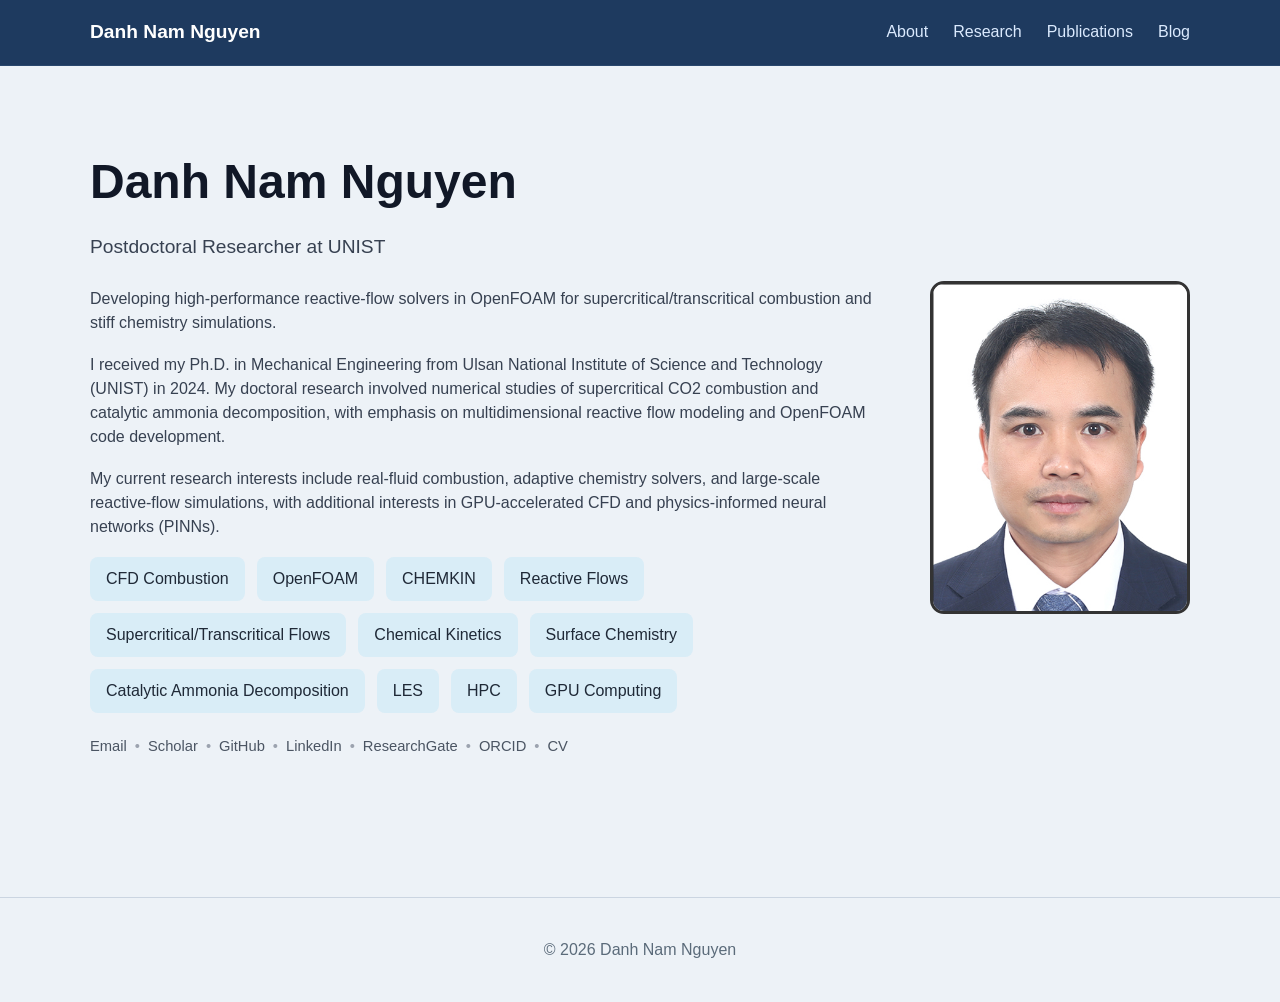
<file: index.html>
<!DOCTYPE html>
<html lang="en">
<head>
    <meta charset="UTF-8">
    <meta name="viewport" content="width=device-width, initial-scale=1.0">
    <title>Danh Nam Nguyen</title>
    <link rel="stylesheet" href="style.css">
</head>

<body>

<nav>
    <div class="container nav-content">

        <div class="logo">Danh Nam Nguyen</div>

        <ul class="nav-links">
            <li><a href="index.html">About</a></li>
            <li><a href="research.html">Research</a></li>
            <li><a href="publications.html">Publications</a></li>
            <li><a href="blog.html">Blog</a></li>
        </ul>

    </div>
</nav>

<div class="container">

<section class="hero">

    <div class="hero-text">

        <h1>Danh Nam Nguyen</h1>

        <h2>
            Postdoctoral Researcher at UNIST
        </h2>

        <p>
            Developing high-performance reactive-flow solvers
            in OpenFOAM for supercritical/transcritical combustion
            and stiff chemistry simulations.
        </p>

        <p>
            I received my Ph.D. in Mechanical Engineering from
            Ulsan National Institute of Science and Technology (UNIST) in 2024.
            My doctoral research involved numerical studies of
            supercritical CO2 combustion and catalytic ammonia decomposition,
            with emphasis on multidimensional reactive flow modeling
            and OpenFOAM code development.
        </p>

        <p>
            My current research interests include
            real-fluid combustion,
            adaptive chemistry solvers,
            and large-scale reactive-flow simulations,
            with additional interests in
            GPU-accelerated CFD
            and physics-informed neural networks (PINNs).
        </p>

        <div class="skills">
            <div class="skill">CFD Combustion</div>
            <div class="skill">OpenFOAM</div>
            <div class="skill">CHEMKIN</div>			
            <div class="skill">Reactive Flows</div>
            <div class="skill">Supercritical/Transcritical Flows</div>
            <div class="skill">Chemical Kinetics</div>
            <div class="skill">Surface Chemistry</div>
            <div class="skill">Catalytic Ammonia Decomposition</div>
            <div class="skill">LES</div>
            <div class="skill">HPC</div>
            <div class="skill">GPU Computing</div>			
        </div>

        <!-- ===== Compact Contact Links ===== -->
        
        <div class="mini-links">
        
            <a href="mailto:danhnam11@gmail.com">Email</a>
        
            <span>•</span>
        
            <a href="https://scholar.google.com/citations?user=Qb8wjWMAAAAJ&hl=en"
               target="_blank">
               Scholar
            </a>
        
            <span>•</span>
        
            <a href="https://github.com/danhnam11"
               target="_blank">
               GitHub
            </a>
        
            <span>•</span>
        
            <a href="https://www.linkedin.com/in/danh-nam-nguyen-98920ba9/"
               target="_blank">
               LinkedIn
            </a>
        
            <span>•</span>
        
            <a href="https://www.researchgate.net/profile/Danh-Nam-Nguyen-2?ev=hdr_xprf"
               target="_blank">
               ResearchGate
            </a>
        
            <span>•</span>
        
            <a href="https://orcid.org/0000-0003-4448-9621"
               target="_blank">
               ORCID
            </a>
        
            <span>•</span>
        
            <a href="DanhNamNguyen_CV_072025.pdf"
               target="_blank">
               CV
            </a>
        
        </div>


    </div>

    <div class="hero-image">
        <img src="danhnam_photo.jpg" alt="Profile Photo">
    </div>

</section>

</div>

<footer>
    <p>© 2026 Danh Nam Nguyen</p>
</footer>

</body>
</html>
</file>
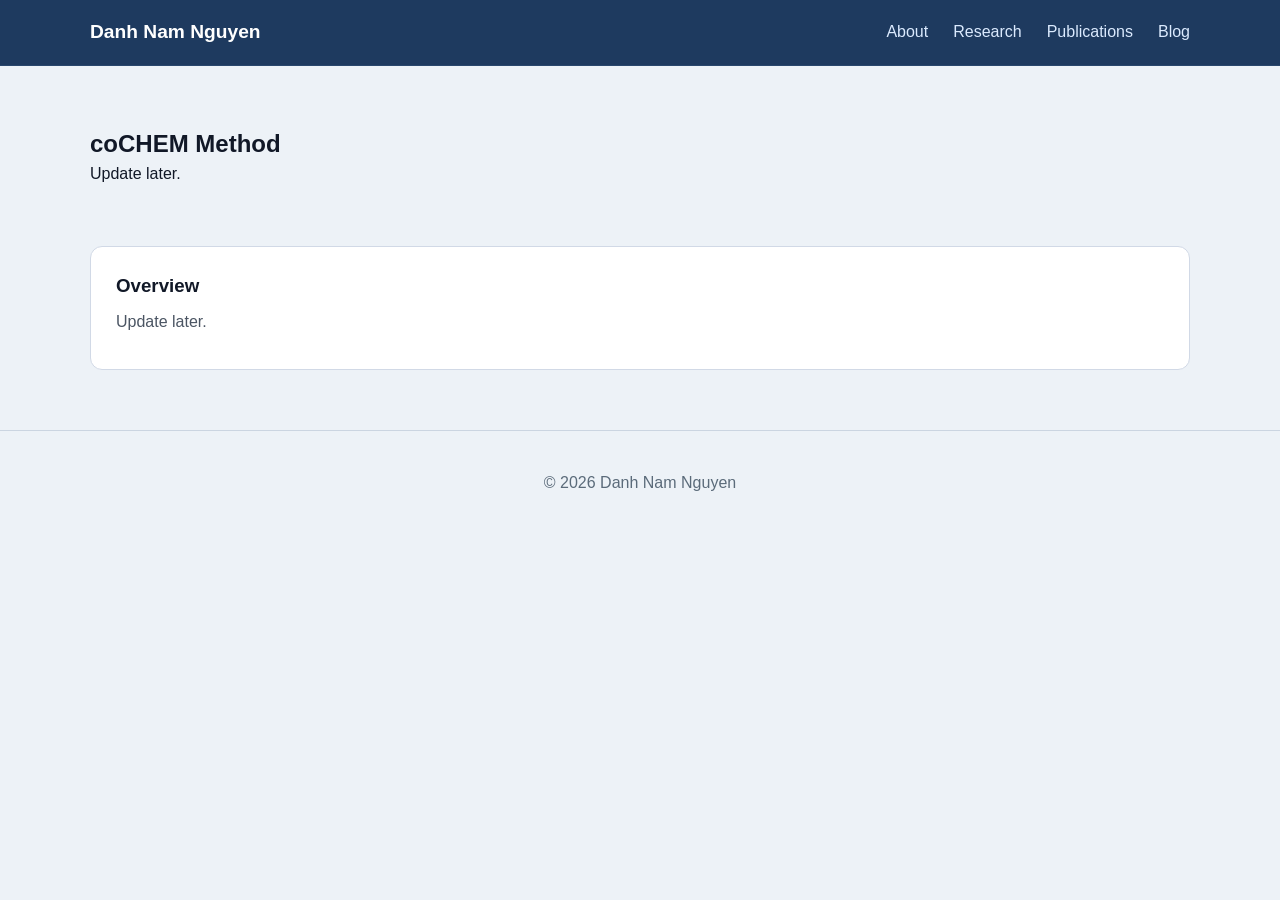
<file: research/coCHEM/index.html>
<!DOCTYPE html>
<html lang="en">
<head>
    <meta charset="UTF-8">
    <meta name="viewport" content="width=device-width, initial-scale=1.0">
    <title>Research</title>
    <link rel="stylesheet" href="../../style.css">
</head>
<body>

<nav>
    <div class="container nav-content">

        <div class="logo">Danh Nam Nguyen</div>

        <ul class="nav-links">
            <li><a href="../../index.html">About</a></li>
            <li><a href="../../research.html">Research</a></li>
            <li><a href="../../publications.html">Publications</a></li>
            <li><a href="../../blog.html">Blog</a></li>
        </ul>

    </div>
</nav>

<div class="container">

<!-- ================= HEADER ================= -->

<section class="page-header">

    <h1>coCHEM Method</h1>

    <p>
        Update later.
    </p>

</section>


<!-- ================= CONTENT ================= -->

<section class="card">

    <h3>Overview</h3>

    <p>
        Update later.
    </p>

</section>


</div>

<footer>
    <p>© 2026 Danh Nam Nguyen</p>
</footer>

</body>
</html>
</file>
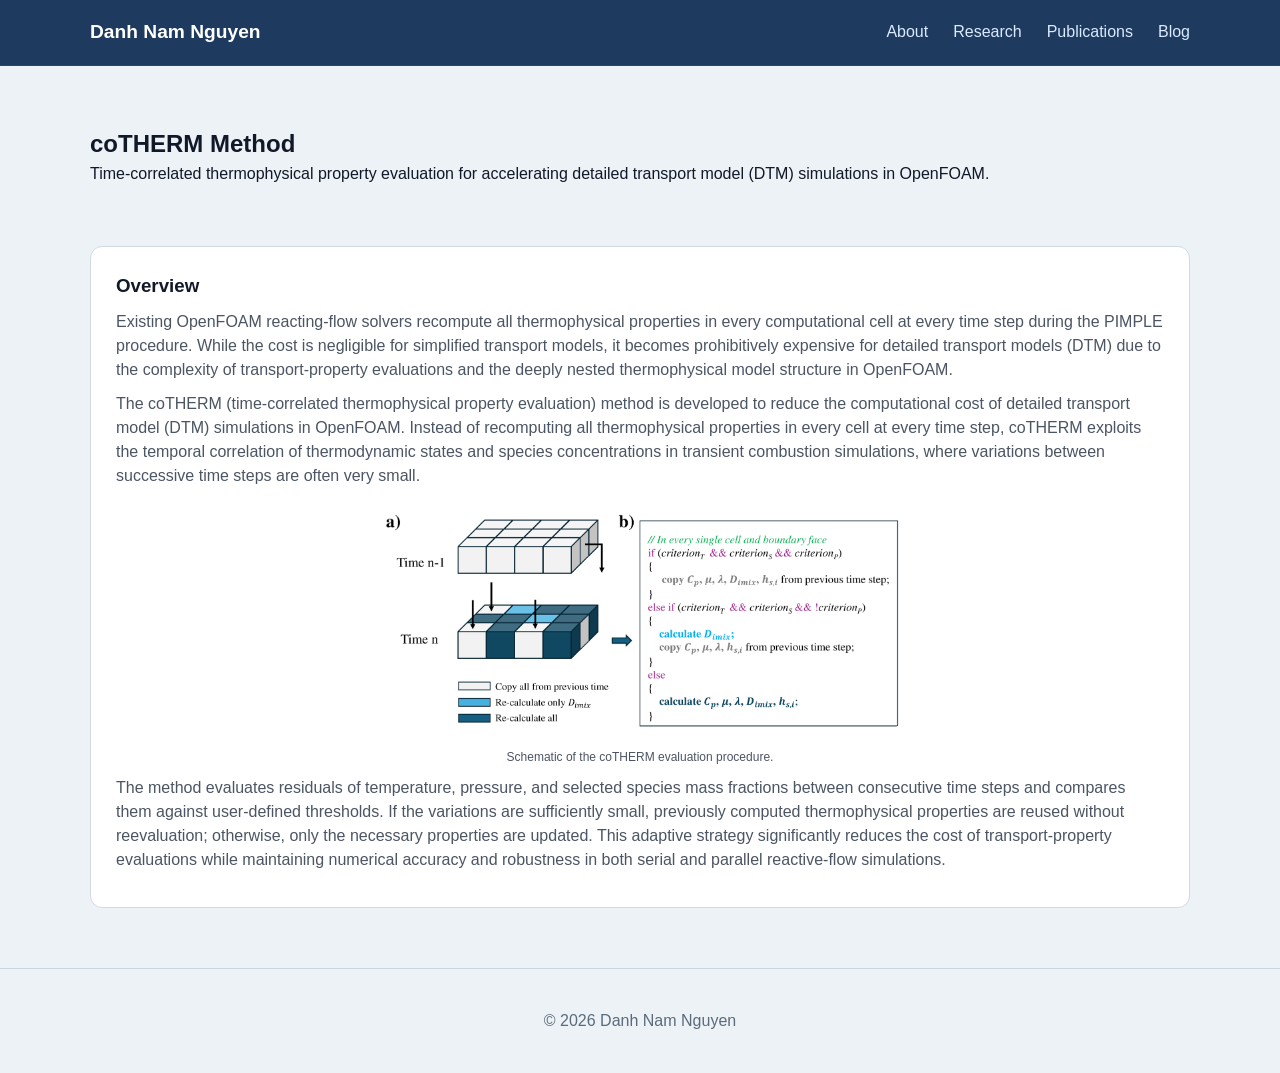
<file: research/coTHERM/index.html>
<!DOCTYPE html>
<html lang="en">
<head>
    <meta charset="UTF-8">
    <meta name="viewport" content="width=device-width, initial-scale=1.0">
    <title>Research</title>
    <link rel="stylesheet" href="../../style.css">
</head>
<body>

<nav>
    <div class="container nav-content">

        <div class="logo">Danh Nam Nguyen</div>

        <ul class="nav-links">
            <li><a href="../../index.html">About</a></li>
            <li><a href="../../research.html">Research</a></li>
            <li><a href="../../publications.html">Publications</a></li>
            <li><a href="../../blog.html">Blog</a></li>
        </ul>

    </div>
</nav>

<div class="container">

<!-- ================= HEADER ================= -->

<section class="page-header">

    <h1>coTHERM Method</h1>

    <p>
        Time-correlated thermophysical property evaluation for accelerating
        detailed transport model (DTM) simulations in OpenFOAM.
    </p>

</section>


<!-- ================= CONTENT ================= -->

<section class="card">

    <h3>Overview</h3>

    <p>
        Existing OpenFOAM reacting-flow solvers recompute all thermophysical 
        properties in every computational cell at every time step during 
        the PIMPLE procedure. While the cost is negligible for simplified 
        transport models, it becomes prohibitively expensive for detailed 
        transport models (DTM) due to the complexity of transport-property
        evaluations and the deeply nested thermophysical model structure 
        in OpenFOAM. 
    </p>

    <p>
		The coTHERM (time-correlated thermophysical property evaluation) 
		method is developed to reduce the computational cost of detailed 
		transport model (DTM) simulations in OpenFOAM. Instead of recomputing 
		all thermophysical properties in every cell at every time step, coTHERM 
		exploits the temporal correlation of thermodynamic states and species 
		concentrations in transient combustion simulations, where variations 
		between successive time steps are often very small.
    </p>

    <!-- ================= FIGURE ================= -->
    <img src="coTHERM_algorithm.png"
         alt="coTHERM Algorithm"
         class="research-figure">

    <p class="figure-caption">
        Schematic of the coTHERM evaluation procedure.
    </p>    

    <p>
        The method evaluates residuals of temperature, pressure, and selected 
		species mass fractions between consecutive time steps and compares them 
		against user-defined thresholds. If the variations are sufficiently 
		small, previously computed thermophysical properties are reused without 
		reevaluation; otherwise, only the necessary properties are updated. 
		This adaptive strategy significantly reduces the cost of transport-property 
		evaluations while maintaining numerical accuracy and robustness in both 
		serial and parallel reactive-flow simulations.
    </p>



</section>


</div>

<footer>
    <p>© 2026 Danh Nam Nguyen</p>
</footer>

</body>
</html>
</file>
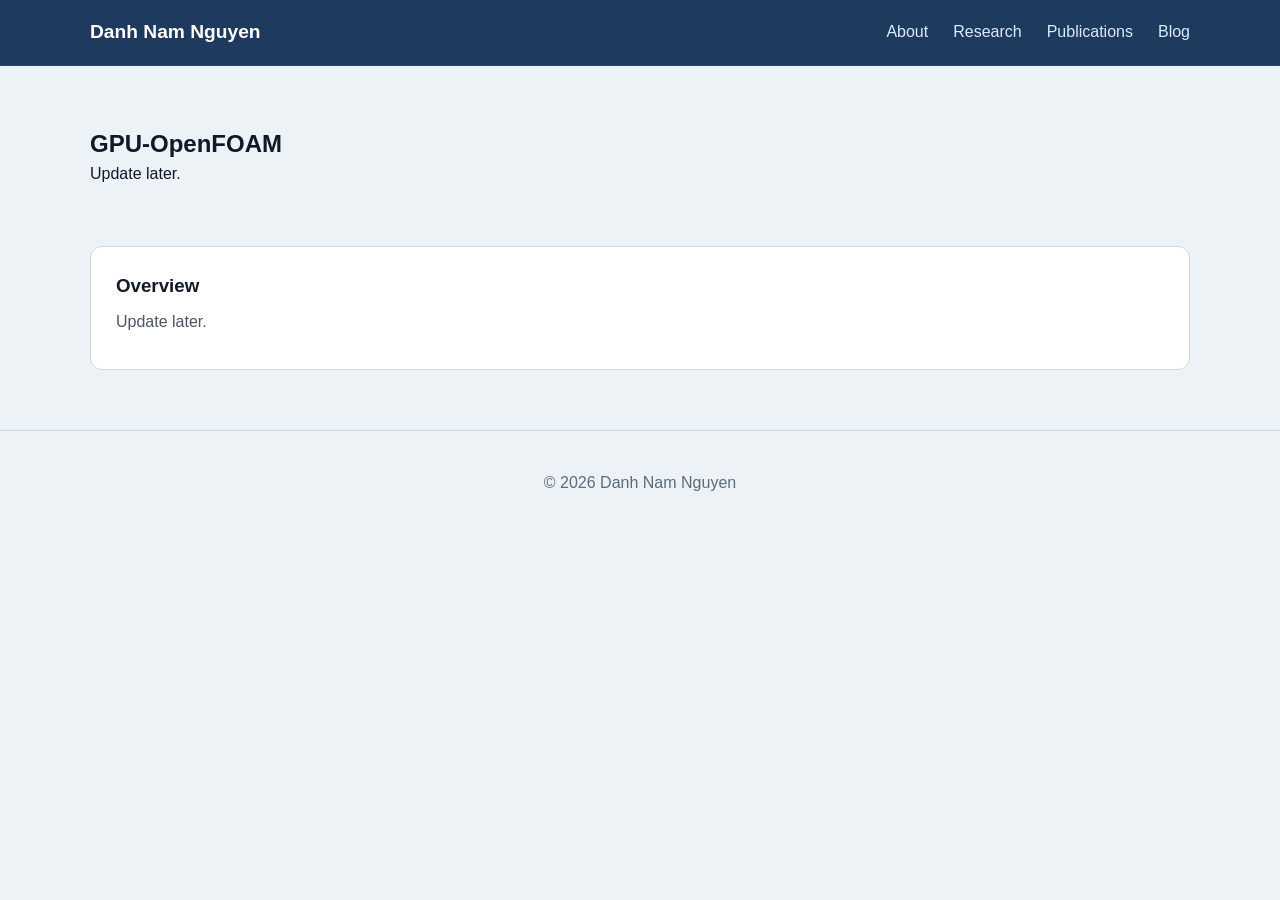
<file: research/gpuReactingFoam/index.html>
<!DOCTYPE html>
<html lang="en">
<head>
    <meta charset="UTF-8">
    <meta name="viewport" content="width=device-width, initial-scale=1.0">
    <title>Research</title>
    <link rel="stylesheet" href="../../style.css">
</head>
<body>

<nav>
    <div class="container nav-content">

        <div class="logo">Danh Nam Nguyen</div>

        <ul class="nav-links">
            <li><a href="../../index.html">About</a></li>
            <li><a href="../../research.html">Research</a></li>
            <li><a href="../../publications.html">Publications</a></li>
            <li><a href="../../blog.html">Blog</a></li>
        </ul>

    </div>
</nav>

<div class="container">

<!-- ================= HEADER ================= -->

<section class="page-header">

    <h1>GPU-OpenFOAM</h1>

    <p>
        Update later. 
    </p>

</section>


<!-- ================= CONTENT ================= -->

<section class="card">

    <h3>Overview</h3>

    <p>
        Update later.
    </p>

</section>


</div>

<footer>
    <p>© 2026 Danh Nam Nguyen</p>
</footer>

</body>
</html>
</file>
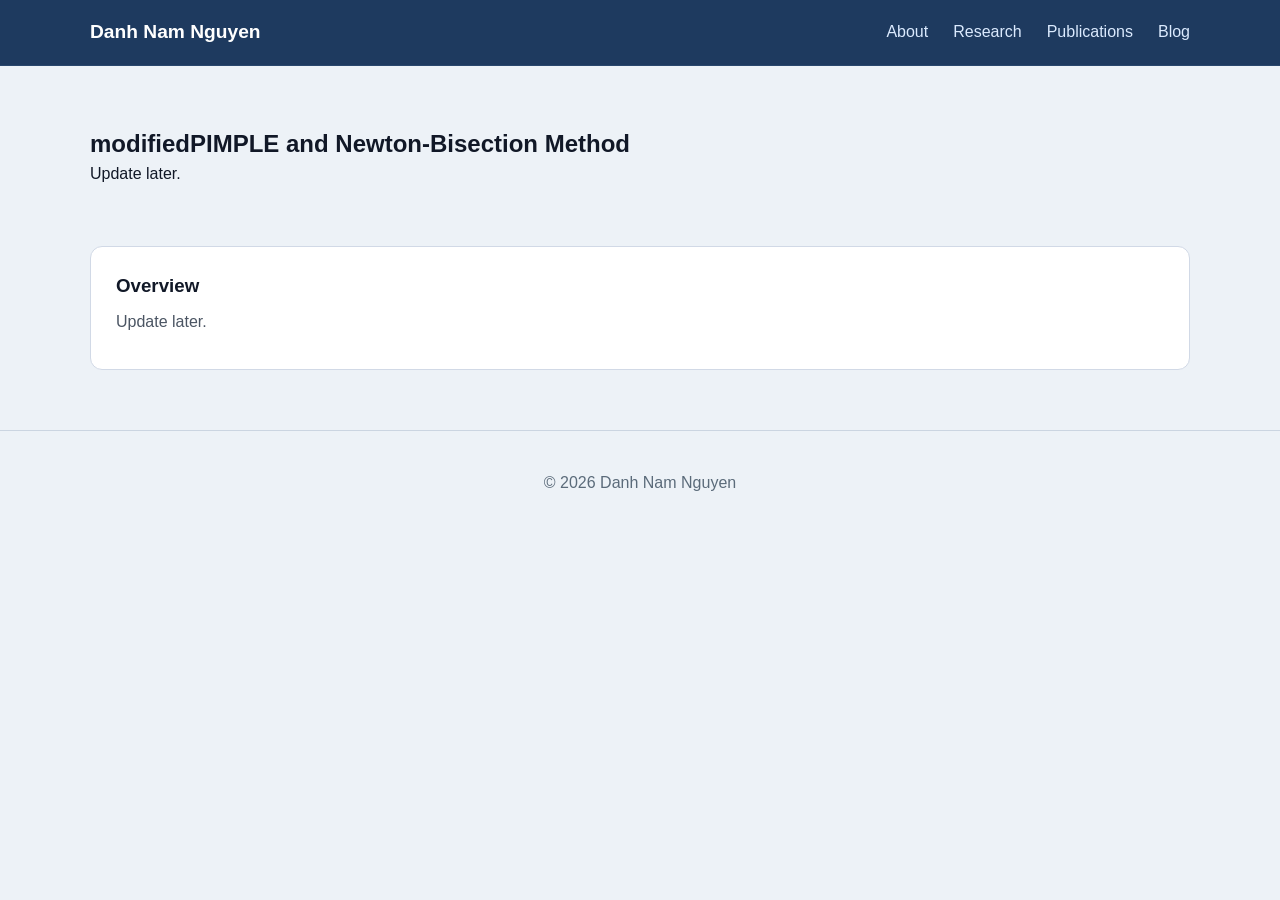
<file: research/modifiedPIMPE/index.html>
<!DOCTYPE html>
<html lang="en">
<head>
    <meta charset="UTF-8">
    <meta name="viewport" content="width=device-width, initial-scale=1.0">
    <title>Research</title>
    <link rel="stylesheet" href="../../style.css">
</head>
<body>

<nav>
    <div class="container nav-content">

        <div class="logo">Danh Nam Nguyen</div>

        <ul class="nav-links">
            <li><a href="../../index.html">About</a></li>
            <li><a href="../../research.html">Research</a></li>
            <li><a href="../../publications.html">Publications</a></li>
            <li><a href="../../blog.html">Blog</a></li>
        </ul>

    </div>
</nav>

<div class="container">

<!-- ================= HEADER ================= -->

<section class="page-header">

    <h1>modifiedPIMPLE and Newton-Bisection Method</h1>

    <p>
        Update later.
    </p>

</section>


<!-- ================= CONTENT ================= -->

<section class="card">

    <h3>Overview</h3>

    <p>
        Update later.
    </p>

</section>


</div>

<footer>
    <p>© 2026 Danh Nam Nguyen</p>
</footer>

</body>
</html>
</file>
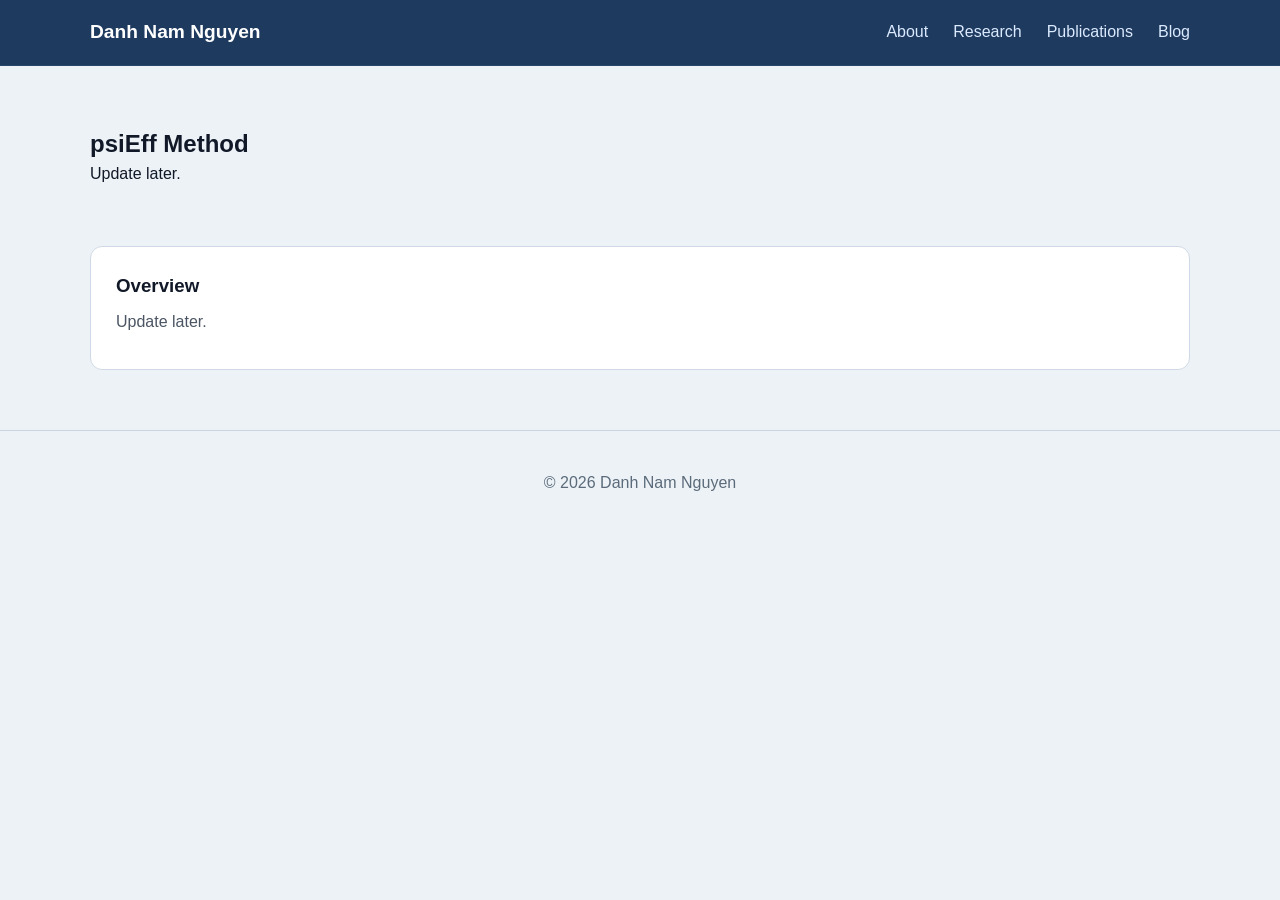
<file: research/psiEffMethod/index.html>
<!DOCTYPE html>
<html lang="en">
<head>
    <meta charset="UTF-8">
    <meta name="viewport" content="width=device-width, initial-scale=1.0">
    <title>Research</title>
    <link rel="stylesheet" href="../../style.css">
</head>
<body>

<nav>
    <div class="container nav-content">

        <div class="logo">Danh Nam Nguyen</div>

        <ul class="nav-links">
            <li><a href="../../index.html">About</a></li>
            <li><a href="../../research.html">Research</a></li>
            <li><a href="../../publications.html">Publications</a></li>
            <li><a href="../../blog.html">Blog</a></li>
        </ul>

    </div>
</nav>

<div class="container">

<!-- ================= HEADER ================= -->

<section class="page-header">

    <h1>psiEff Method</h1>

    <p>
        Update later.
    </p>

</section>


<!-- ================= CONTENT ================= -->

<section class="card">

    <h3>Overview</h3>

    <p>
        Update later.
    </p>

</section>


</div>

<footer>
    <p>© 2026 Danh Nam Nguyen</p>
</footer>

</body>
</html>
</file>
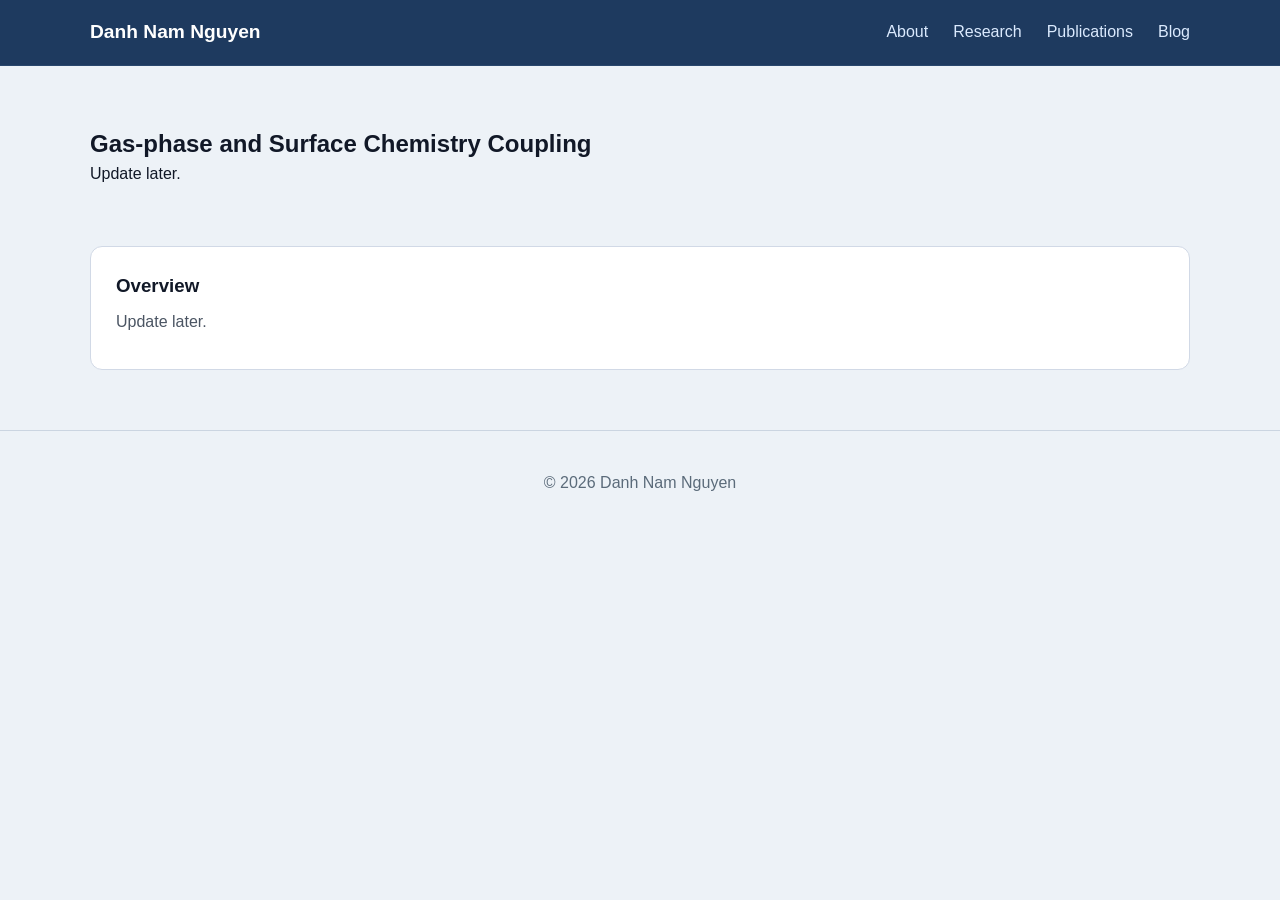
<file: research/surfaceChemistry/index.html>
<!DOCTYPE html>
<html lang="en">
<head>
    <meta charset="UTF-8">
    <meta name="viewport" content="width=device-width, initial-scale=1.0">
    <title>Research</title>
    <link rel="stylesheet" href="../../style.css">
</head>
<body>

<nav>
    <div class="container nav-content">

        <div class="logo">Danh Nam Nguyen</div>

        <ul class="nav-links">
            <li><a href="../../index.html">About</a></li>
            <li><a href="../../research.html">Research</a></li>
            <li><a href="../../publications.html">Publications</a></li>
            <li><a href="../../blog.html">Blog</a></li>
        </ul>

    </div>
</nav>

<div class="container">

<!-- ================= HEADER ================= -->

<section class="page-header">

    <h1>Gas-phase and Surface Chemistry Coupling</h1>

    <p>
        Update later.
    </p>

</section>


<!-- ================= CONTENT ================= -->

<section class="card">

    <h3>Overview</h3>

    <p>
        Update later.
    </p>

</section>


</div>

<footer>
    <p>© 2026 Danh Nam Nguyen</p>
</footer>

</body>
</html>
</file>
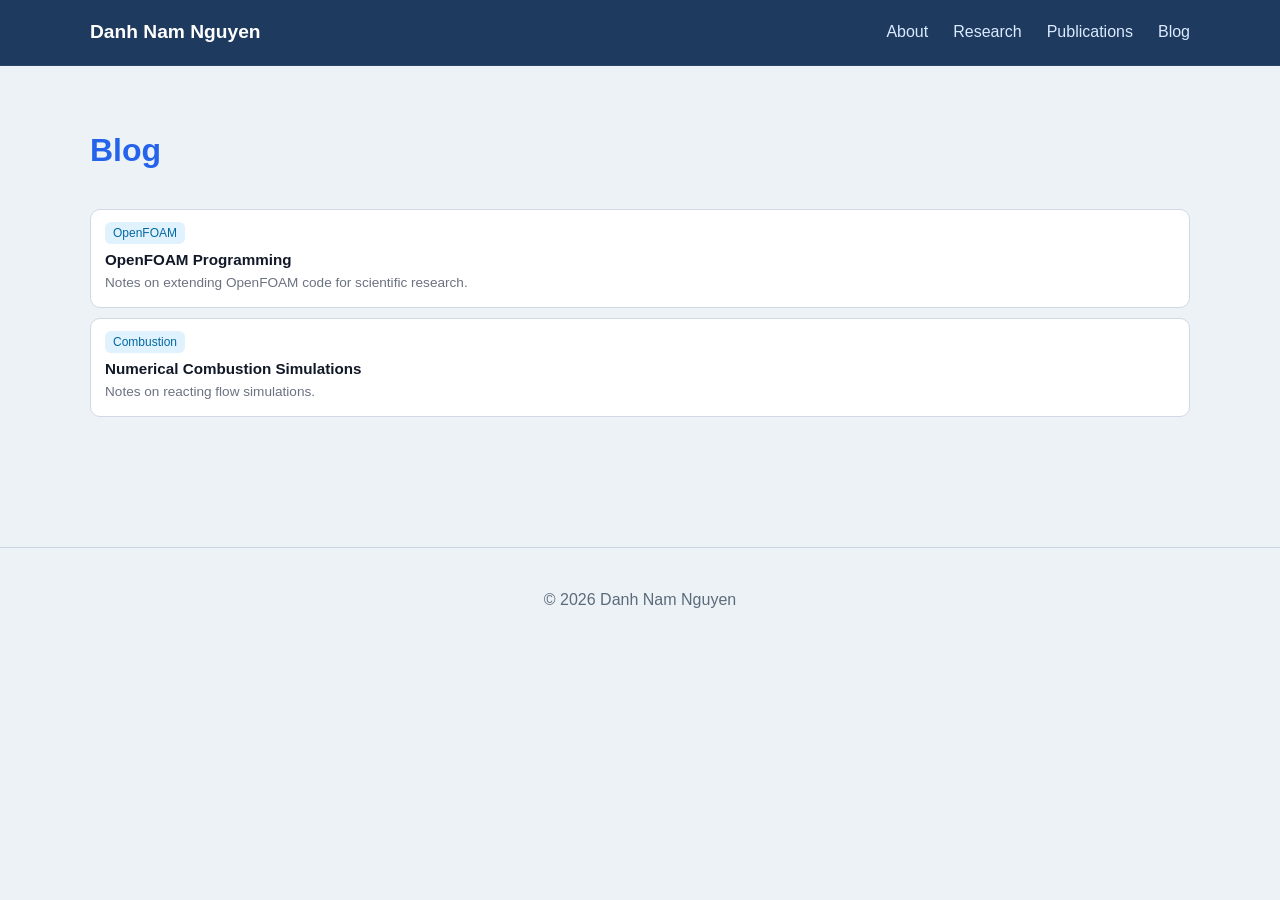
<file: blog.html>
<!DOCTYPE html>
<html lang="en">
<head>
    <meta charset="UTF-8">
    <meta name="viewport" content="width=device-width, initial-scale=1.0">
    <title>Blog</title>
    <link rel="stylesheet" href="style.css">
</head>

<body>

<nav>
    <div class="container nav-content">

        <div class="logo">Danh Nam Nguyen</div>

        <ul class="nav-links">
            <li><a href="index.html">About</a></li>
            <li><a href="research.html">Research</a></li>
            <li><a href="publications.html">Publications</a></li>
            <li><a href="blog.html">Blog</a></li>
        </ul>

    </div>
</nav>


<div class="container">

<section>

    <h2>Blog</h2>

    <div class="pub-card">

        <div class="pub-tag">
            OpenFOAM
        </div>

        <div class="pub-title">
            OpenFOAM Programming
        </div>

        <div class="pub-conf">
            Notes on extending OpenFOAM code for scientific research.
        </div>

    </div>


    <div class="pub-card">

        <div class="pub-tag">
            Combustion
        </div>

        <div class="pub-title">
            Numerical Combustion Simulations
        </div>

        <div class="pub-conf">
            Notes on reacting flow simulations.
        </div>

    </div>


</section>

</div>


<footer>
    <p>© 2026 Danh Nam Nguyen</p>
</footer>

</body>
</html>
</file>
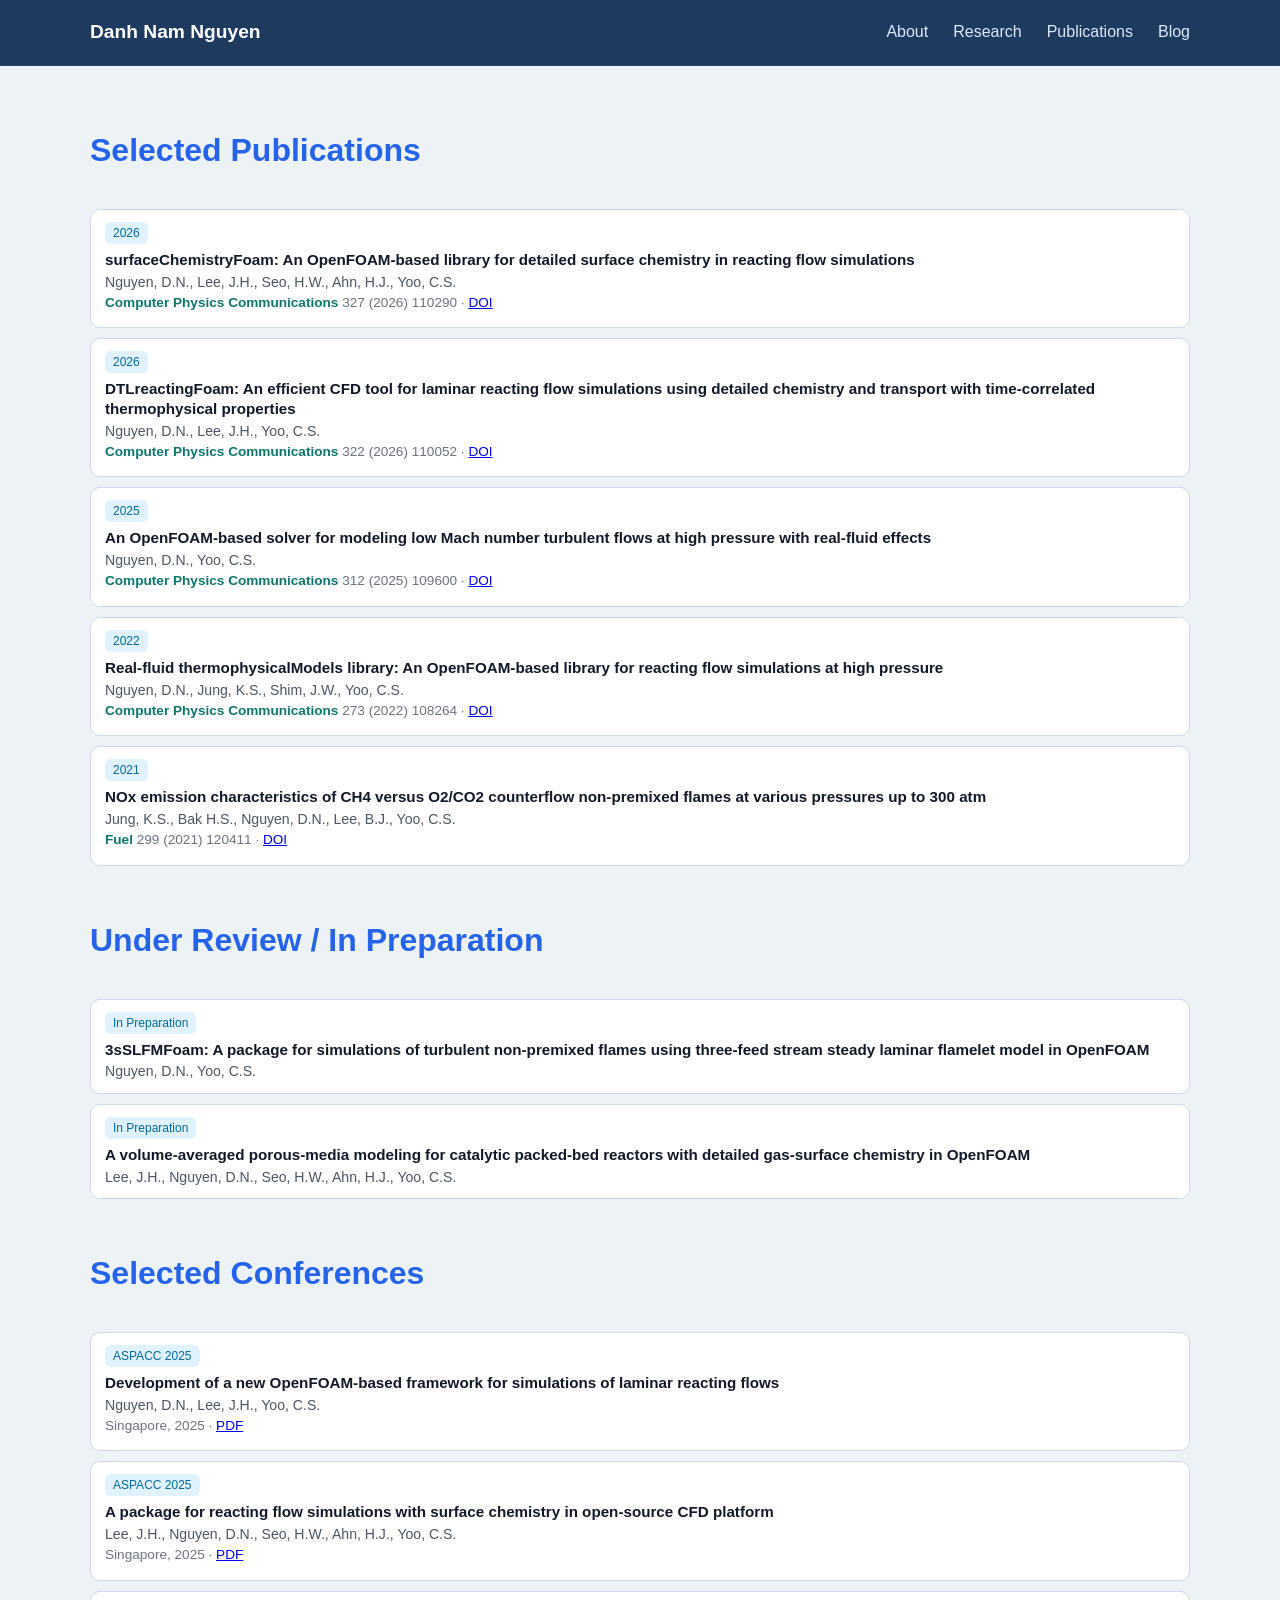
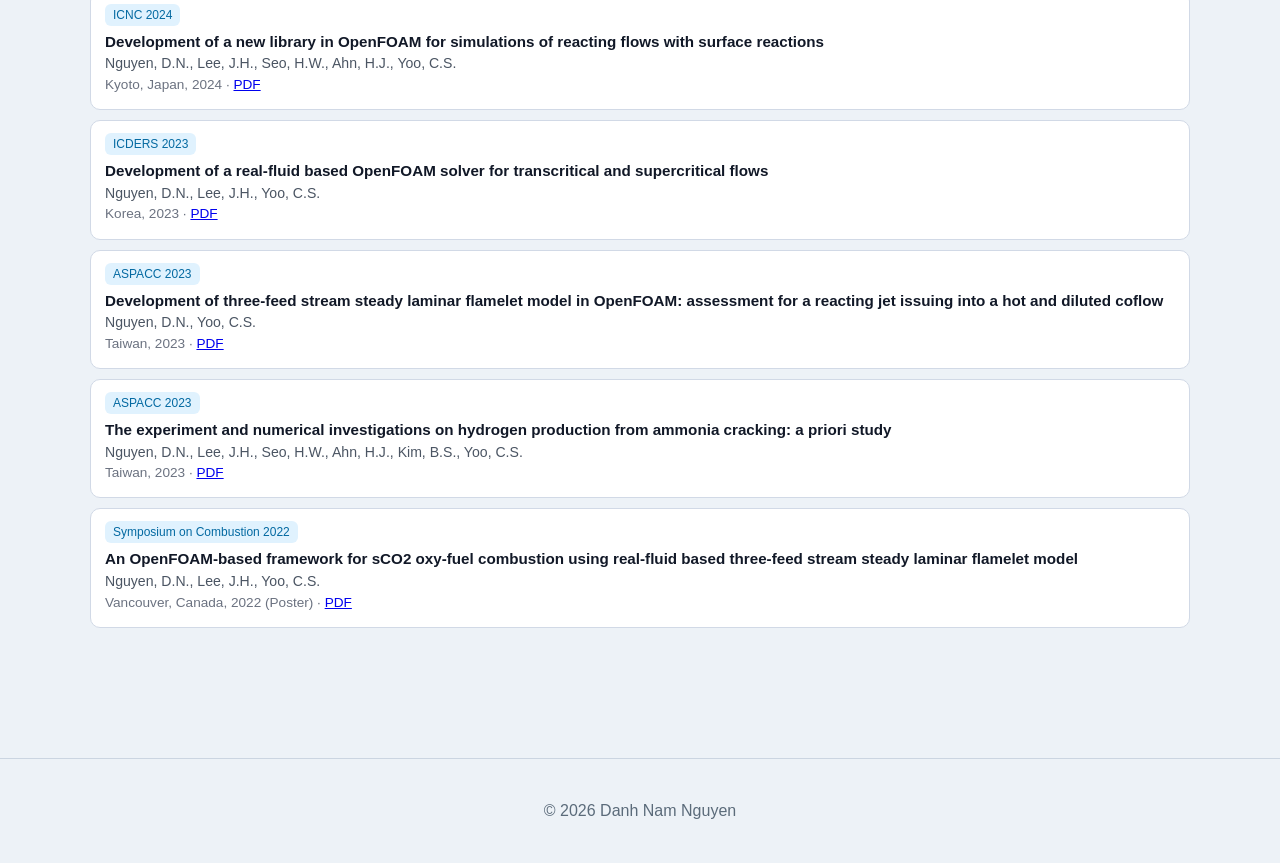
<file: publications.html>
<!DOCTYPE html>
<html lang="en">
<head>
    <meta charset="UTF-8">
    <meta name="viewport" content="width=device-width, initial-scale=1.0">
    <title>Publications</title>
    <link rel="stylesheet" href="style.css">
</head>

<body>

<nav>
    <div class="container nav-content">

        <div class="logo">Danh Nam Nguyen</div>

        <ul class="nav-links">
            <li><a href="index.html">About</a></li>
            <li><a href="research.html">Research</a></li>
            <li><a href="publications.html">Publications</a></li>
            <li><a href="blog.html">Blog</a></li>
        </ul>

    </div>
</nav>

<div class="container">

<!-- ================= PUBLICATIONS ================= -->
<section>

<h2>Selected Publications</h2>

<!-- ===== 2026 ===== -->

<div class="pub-card">

    <div class="pub-tag">2026</div>

    <div class="pub-title">
        surfaceChemistryFoam: An OpenFOAM-based library for detailed surface chemistry in reacting flow simulations
    </div>

    <div class="pub-meta">
        Nguyen, D.N., Lee, J.H., Seo, H.W., Ahn, H.J., Yoo, C.S.
    </div>

    <div class="pub-conf">
        <span class="journal">
            Computer Physics Communications
        </span>
        327 (2026) 110290
        ·
        <a href="https://doi.org/10.1016/j.cpc.2026.110290" target="_blank">
            DOI
        </a>
    </div>

</div>


<div class="pub-card">

    <div class="pub-tag">2026</div>

    <div class="pub-title">
        DTLreactingFoam: An efficient CFD tool for laminar reacting flow simulations using detailed chemistry and transport with time-correlated thermophysical properties
    </div>

    <div class="pub-meta">
        Nguyen, D.N., Lee, J.H., Yoo, C.S.
    </div>

    <div class="pub-conf">
        <span class="journal">
            Computer Physics Communications
        </span>
        322 (2026) 110052
        ·
        <a href="https://doi.org/10.1016/j.cpc.2026.110052" target="_blank">
            DOI
        </a>
    </div>

</div>


<!-- ===== 2025 ===== -->
<div class="pub-card">

    <div class="pub-tag">2025</div>

    <div class="pub-title">
        An OpenFOAM-based solver for modeling low Mach number turbulent flows at high pressure with real-fluid effects
    </div>

    <div class="pub-meta">
        Nguyen, D.N., Yoo, C.S.
    </div>

    <div class="pub-conf">
        <span class="journal">
            Computer Physics Communications
        </span>
        312 (2025) 109600
        ·
        <a href="https://doi.org/10.1016/j.cpc.2025.109600" target="_blank">
            DOI
        </a>
    </div>

</div>


<!-- ===== 2022 ===== -->
<div class="pub-card">

    <div class="pub-tag">2022</div>

    <div class="pub-title">
        Real-fluid thermophysicalModels library: An OpenFOAM-based library for reacting flow simulations at high pressure
    </div>

    <div class="pub-meta">
        Nguyen, D.N., Jung, K.S., Shim, J.W., Yoo, C.S.
    </div>

    <div class="pub-conf">
        <span class="journal">
            Computer Physics Communications
        </span>
        273 (2022) 108264
        ·
        <a href="https://doi.org/10.1016/j.cpc.2021.108264" target="_blank">
            DOI
        </a>
    </div>

</div>


<!-- ===== 2021 ===== -->
<div class="pub-card">

    <div class="pub-tag">2021</div>

    <div class="pub-title">
        NOx emission characteristics of CH4 versus O2/CO2 counterflow non-premixed flames at various pressures up to 300 atm
    </div>

    <div class="pub-meta">
        Jung, K.S., Bak H.S., Nguyen, D.N., Lee, B.J., Yoo, C.S.
    </div>

    <div class="pub-conf">
        <span class="journal">
            Fuel
        </span>
        299 (2021) 120411
        ·
        <a href="https://doi.org/10.1016/j.fuel.2021.120411" target="_blank">
            DOI
        </a>
    </div>

</div>


<!-- ================= UNDER REVIEW ================= -->
<h2 style="margin-top:50px;">Under Review / In Preparation</h2>


<div class="pub-card">

    <div class="pub-tag">In Preparation</div>

    <div class="pub-title">
        3sSLFMFoam: A package for simulations of turbulent non-premixed flames using three-feed stream steady laminar flamelet model in OpenFOAM
    </div>

    <div class="pub-meta">
        Nguyen, D.N., Yoo, C.S.
    </div>

</div>


<div class="pub-card">

    <div class="pub-tag">In Preparation</div>

    <div class="pub-title">
        A volume-averaged porous-media modeling for catalytic packed-bed reactors with detailed gas-surface chemistry in OpenFOAM
    </div>

    <div class="pub-meta">
        Lee, J.H., Nguyen, D.N., Seo, H.W., Ahn, H.J., Yoo, C.S.
    </div>

</div>


<!-- ================= CONFERENCES ================= -->
<h2 style="margin-top:50px;">Selected Conferences</h2>


<div class="pub-card">

    <div class="pub-tag">ASPACC 2025</div>

    <div class="pub-title">
        Development of a new OpenFOAM-based framework for simulations of laminar reacting flows
    </div>

    <div class="pub-meta">
        Nguyen, D.N., Lee, J.H., Yoo, C.S.
    </div>

    <div class="pub-conf">
        Singapore, 2025
        ·
        <a href="https://csyoo.unist.ac.kr/wp-content/uploads/sites/192/2019/07/ASPACC2025_DanhNamNguyen.pdf" target="_blank">
            PDF
        </a>
    </div>

</div>


<div class="pub-card">

    <div class="pub-tag">ASPACC 2025</div>

    <div class="pub-title">
        A package for reacting flow simulations with surface chemistry in open-source CFD platform
    </div>

    <div class="pub-meta">
        Lee, J.H., Nguyen, D.N., Seo, H.W., Ahn, H.J., Yoo, C.S.
    </div>

    <div class="pub-conf">
        Singapore, 2025
        ·
        <a href="https://csyoo.unist.ac.kr/wp-content/uploads/sites/192/2019/07/ASPACC-2025_JaeHunLee.pdf" target="_blank">
            PDF
        </a>
    </div>

</div>


<div class="pub-card">

    <div class="pub-tag">ICNC 2024</div>

    <div class="pub-title">
        Development of a new library in OpenFOAM for simulations of reacting flows with surface reactions
    </div>

    <div class="pub-meta">
        Nguyen, D.N., Lee, J.H., Seo, H.W., Ahn, H.J., Yoo, C.S.
    </div>

    <div class="pub-conf">
        Kyoto, Japan, 2024
        ·
        <a href="https://csyoo.unist.ac.kr/wp-content/uploads/sites/192/2024/06/19th_ICNC_NguyenDanhNam.pdf" target="_blank">
            PDF
        </a>
    </div>

</div>


<div class="pub-card">

    <div class="pub-tag">ICDERS 2023</div>

    <div class="pub-title">
        Development of a real-fluid based OpenFOAM solver for transcritical and supercritical flows
    </div>

    <div class="pub-meta">
        Nguyen, D.N., Lee, J.H., Yoo, C.S.
    </div>

    <div class="pub-conf">
        Korea, 2023
        ·
        <a href="https://csyoo.unist.ac.kr/wp-content/uploads/sites/192/2024/06/29_ICDERS_Nguyen_rev.pdf" target="_blank">
            PDF
        </a>
    </div>

</div>


<div class="pub-card">

    <div class="pub-tag">ASPACC 2023</div>

    <div class="pub-title">
        Development of three-feed stream steady laminar flamelet model in OpenFOAM: assessment for a reacting jet issuing into a hot and diluted coflow
    </div>

    <div class="pub-meta">
        Nguyen, D.N., Yoo, C.S.
    </div>

    <div class="pub-conf">
        Taiwan, 2023
        ·
        <a href="https://csyoo.unist.ac.kr/wp-content/uploads/sites/192/2024/06/ASPACC-2023_DanhNamNguyen_camera_ready.pdf" target="_blank">
            PDF
        </a>
    </div>

</div>


<div class="pub-card">

    <div class="pub-tag">ASPACC 2023</div>

    <div class="pub-title">
        The experiment and numerical investigations on hydrogen production from ammonia cracking: a priori study
    </div>

    <div class="pub-meta">
        Nguyen, D.N., Lee, J.H., Seo, H.W., Ahn, H.J., Kim, B.S., Yoo, C.S.
    </div>

    <div class="pub-conf">
        Taiwan, 2023
        ·
        <a href="https://csyoo.unist.ac.kr/wp-content/uploads/sites/192/2024/06/ASPACC-2023-DanhNamNguyen_2_camera_ready.pdf" target="_blank">
            PDF
        </a>
    </div>

</div>


<div class="pub-card">

    <div class="pub-tag">Symposium on Combustion 2022</div>

    <div class="pub-title">
        An OpenFOAM-based framework for sCO2 oxy-fuel combustion using real-fluid based three-feed stream steady laminar flamelet model
    </div>

    <div class="pub-meta">
        Nguyen, D.N., Lee, J.H., Yoo, C.S.
    </div>

    <div class="pub-conf">
        Vancouver, Canada, 2022 (Poster)
        ·
        <a href="https://csyoo.unist.ac.kr/wp-content/uploads/sites/192/2024/06/WIPP-poster_DanhNam.pdf" target="_blank">
            PDF
        </a>
    </div>

</div>

</section>

</div>

<footer>
    <p>© 2026 Danh Nam Nguyen</p>
</footer>

</body>
</html>
</file>
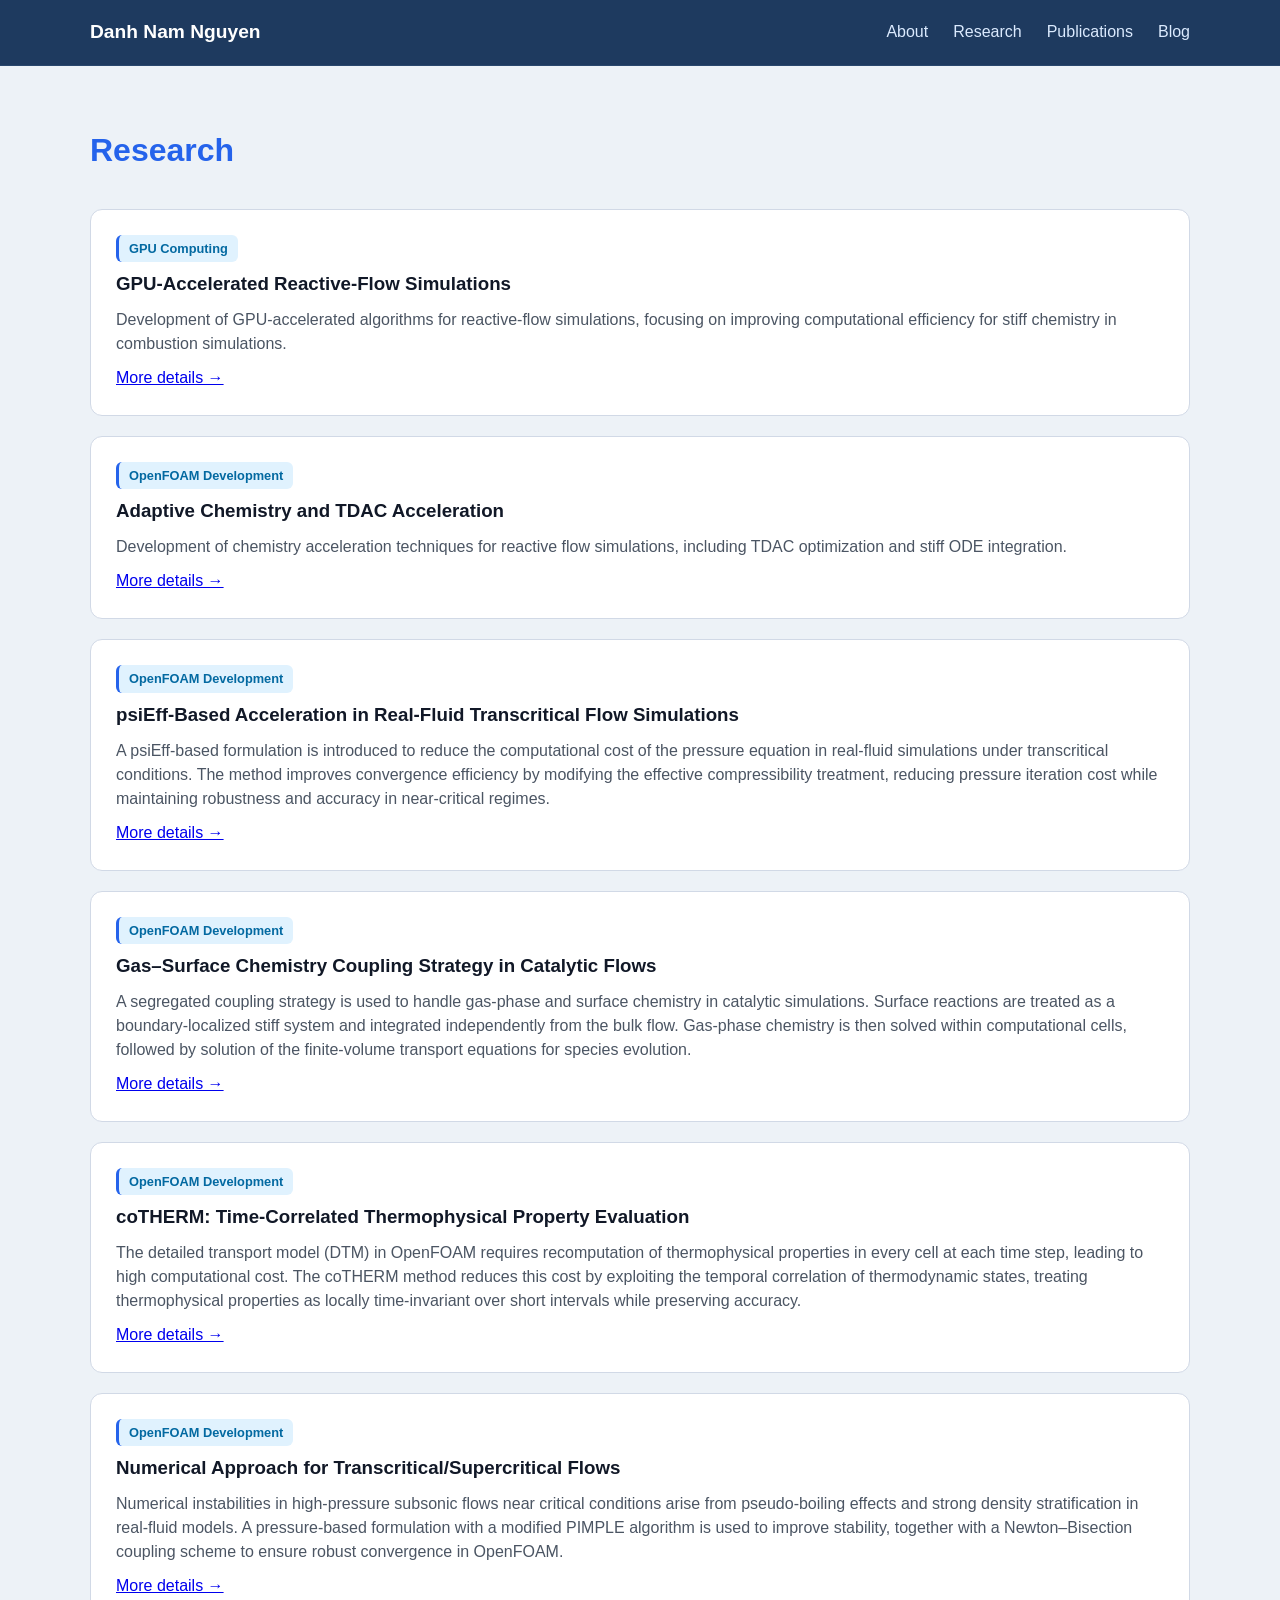
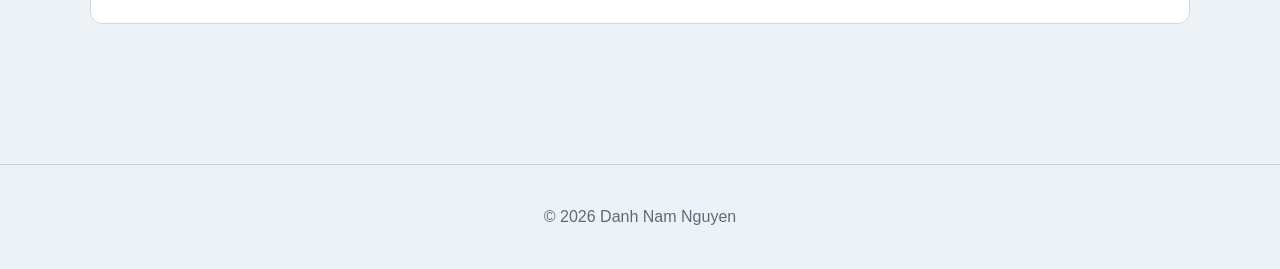
<file: research.html>
<!DOCTYPE html>
<html lang="en">
<head>
    <meta charset="UTF-8">
    <meta name="viewport" content="width=device-width, initial-scale=1.0">
    <title>Research</title>
    <link rel="stylesheet" href="style.css">
</head>
<body>

<nav>
    <div class="container nav-content">

        <div class="logo">Danh Nam Nguyen</div>

        <ul class="nav-links">
            <li><a href="index.html">About</a></li>
            <li><a href="research.html">Research</a></li>
            <li><a href="publications.html">Publications</a></li>
            <li><a href="blog.html">Blog</a></li>
        </ul>

    </div>
</nav>

<div class="container">

<section>
    <h2>Research</h2>
    <div class="card">
        <div class="tag">GPU Computing</div>
        <h3>GPU-Accelerated Reactive-Flow Simulations</h3>
        <p>
            Development of GPU-accelerated algorithms for reactive-flow simulations, focusing on 
            improving computational efficiency for stiff chemistry in combustion simulations.
        </p>
        <a href="research/gpuReactingFoam/" class="more-details">
            More details →
        </a> 
    </div>

    <div class="card">
        <div class="tag">OpenFOAM Development</div>
        <h3>Adaptive Chemistry and TDAC Acceleration</h3>
        <p>
            Development of chemistry acceleration techniques for reactive flow simulations,
            including TDAC optimization and stiff ODE integration.
        </p>

        <a href="research/coCHEM/" class="more-details">
            More details →
        </a>
    </div>

    <div class="card">
        <div class="tag">OpenFOAM Development</div>
        <h3>psiEff-Based Acceleration in Real-Fluid Transcritical Flow Simulations</h3>
        <p>
            A psiEff-based formulation is introduced to reduce the computational cost of 
            the pressure equation in real-fluid simulations under transcritical conditions.
            The method improves convergence efficiency by modifying the effective 
            compressibility treatment, reducing pressure iteration cost while maintaining 
            robustness and accuracy in near-critical regimes.
        </p>
        <a href="research/psiEffMethod/" class="more-details">
            More details →
        </a>        
    </div>

    <div class="card">
        <div class="tag">OpenFOAM Development</div>
        <h3>Gas–Surface Chemistry Coupling Strategy in Catalytic Flows</h3>
        <p>
            A segregated coupling strategy is used to handle gas-phase and surface chemistry 
            in catalytic simulations. Surface reactions are treated as a boundary-localized 
            stiff system and integrated independently from the bulk flow.
            Gas-phase chemistry is then solved within computational cells, followed by solution of 
            the finite-volume transport equations for species evolution.
        </p>
        <a href="research/surfaceChemistry/" class="more-details">
            More details →
        </a> 
    </div>

    <div class="card">
        <div class="tag">OpenFOAM Development</div>
        <h3>coTHERM: Time-Correlated Thermophysical Property Evaluation</h3>
        <p>
            The detailed transport model (DTM) in OpenFOAM requires recomputation of thermophysical properties
            in every cell at each time step, leading to high computational cost. The coTHERM method reduces 
			this cost by exploiting the temporal correlation of thermodynamic states, treating thermophysical 
			properties as locally time-invariant over short intervals while preserving accuracy.
        </p>
        <a href="research/coTHERM/" class="more-details">
            More details →
        </a> 
    </div>

    <div class="card">
        <div class="tag">OpenFOAM Development</div>
        <h3>Numerical Approach for Transcritical/Supercritical Flows</h3>
        <p>
            Numerical instabilities in high-pressure subsonic flows near critical conditions
            arise from pseudo-boiling effects and strong density stratification in real-fluid models.
            A pressure-based formulation with a modified PIMPLE algorithm is used to improve stability,
            together with a Newton–Bisection coupling scheme to ensure robust convergence in OpenFOAM.
        </p>
        <a href="research/modifiedPIMPE/" class="more-details">
            More details →
        </a> 
    </div>
	
</section>

</div>

<footer>
    <p>© 2026 Danh Nam Nguyen</p>
</footer>

</body>
</html>
</file>
<file: style.css>
* {
    margin: 0;
    padding: 0;
    box-sizing: border-box;
}

body {
    font-family: Arial, Helvetica, sans-serif;
    background-color: #edf2f7;
    color: #111827;
    line-height: 1.5;
}

.container {
    width: 90%;
    max-width: 1100px;
    margin: auto;
}

/* ===== NAV ===== */
nav {
    background: #1e3a5f;
    border-bottom: 1px solid #29476d;
    position: sticky;
    top: 0;
    z-index: 100;
}

.nav-content {
    display: flex;
    justify-content: space-between;
    align-items: center;
    padding: 18px 0;
}

.logo {
    font-size: 1.2rem;
    font-weight: bold;
    color: #ffffff;
}

.nav-links {
    display: flex;
    list-style: none;
    gap: 25px;
}

.nav-links a {
    color: #dbeafe;
    text-decoration: none;
    transition: 0.3s;
}

.nav-links a:hover {
    color: #6bb6ff;
}

/* ===== HERO ===== */
.hero {
    display: flex;
    align-items: center;
    gap: 50px;
    padding: 80px 0;
    flex-wrap: wrap;
}

.hero-text {
    flex: 1;
    min-width: 300px;
}

.hero-text h1 {
    font-size: 3rem;
    margin-bottom: 15px;
}

.hero-text h2 {
    font-size: 1.2rem;
    color: #374151;
    margin-bottom: 25px;
    font-weight: normal;
}

.hero-text p {
    margin-bottom: 18px;
    color: #374151;
}

.hero-image img {
    width: 260px;
    border-radius: 14px;
    border: 3px solid #333;
}

/* ===== SECTION ===== */
section {
    padding: 60px 0;
}

section h2 {
    font-size: 2rem;
    margin-bottom: 35px;
    color: #2563eb;
}

/* ===== CARD (GENERAL) ===== */
.card {
    background: white;
    padding: 25px;
    border-radius: 12px;
    margin-bottom: 20px;
    border: 1px solid #d1d9e6;
    transition: 0.3s;
}

.card:hover {
    transform: translateY(-3px);
    border-color: #6bb6ff;
}

.card h3 {
    margin-bottom: 10px;
    color: #111827;
}

.card p {
    color: #4b5563;
    margin-bottom: 10px;
}

/* ===== TAG (YEAR) ===== */
.tag {
    display: inline-block;
    padding: 4px 10px;
    background: #e0f2fe;
    color: #0369a1;
    border-left: 3px solid #2563eb;
    border-radius: 6px;
    font-size: 0.8rem;
    font-weight: 600;
    margin-bottom: 8px;
}

/* ===== LINKS ===== */
.links a {
    display: inline-block;
    margin-right: 12px;
    color: #2563eb;
    text-decoration: none;
    font-size: 0.9rem;
}

.links a:hover {
    text-decoration: underline;
}

/* ===== SKILLS ===== */
.skills {
    display: flex;
    flex-wrap: wrap;
    gap: 12px;
}

.skill {
    background: #d9edf7;
    color: #1f2937;
    padding: 10px 16px;
    border-radius: 8px;
}

/* ===== FOOTER ===== */
footer {
    padding: 40px 0;
    text-align: center;
    color: #5b6b7a;
    border-top: 1px solid #cbd5e1;
    margin-top: 60px;
}

/* ===== RESPONSIVE ===== */
@media (max-width: 768px) {
    .hero {
        flex-direction: column;
        text-align: center;
    }

    .nav-content {
        flex-direction: column;
        gap: 15px;
    }

    .nav-links {
        flex-wrap: wrap;
        justify-content: center;
    }

    .hero-text h1 {
        font-size: 2.2rem;
    }
}

/* =============================== */
/* ===== COMPACT PUBLICATIONS ===== */
/* =============================== */

.pub-card {
    background: #ffffff;
    padding: 10px 14px;
    border-radius: 10px;
    margin-bottom: 10px;
    border: 1px solid #d1d9e6;
    transition: 0.2s;
}

.pub-card:hover {
    border-color: #6bb6ff;
}

/* TITLE: 2 lines max */
.pub-title {
    font-size: 0.95rem;
    font-weight: 600;
    margin-bottom: 3px;
    line-height: 1.3;

    display: -webkit-box;
    -webkit-line-clamp: 2;
    -webkit-box-orient: vertical;
    overflow: hidden;
}

/* AUTHORS + JOURNAL in 1 block */
.pub-meta {
    font-size: 0.88rem;
    color: #4b5563;
    margin-bottom: 2px;
    line-height: 1.3;
}

/* CONFERENCE / EXTRA INFO */
.pub-conf {
    font-size: 0.85rem;
    color: #6b7280;
    margin-bottom: 4px;
}

/* LINKS INLINE SMALL */
.pub-links a {
    font-size: 0.85rem;
    color: #2563eb;
    margin-right: 10px;
    text-decoration: none;
}

.pub-links a:hover {
    text-decoration: underline;
}

/* YEAR TAG SMALL */
.pub-tag {
    display: inline-block;
    font-size: 0.75rem;
    padding: 2px 8px;
    border-radius: 6px;
    background: #e0f2fe;
    color: #0369a1;
    margin-bottom: 6px;
}

/* ===== Journal Highlight ===== */

.pub-journal {
    color: #1d4ed8;
    font-weight: 600;
}

.pub-doi a {
    color: #2563eb;
    text-decoration: none;
    font-size: 0.85rem;
    margin-left: 8px;
}

.pub-doi a:hover {
    text-decoration: underline;
}

/* ===== Highlight journal names ===== */

.journal {
    color: #0f766e;
    font-weight: 600;
}


/* ===== Contact info on homepage ===== */

.contact-info {
    margin-top: 28px;
}

.contact-info p {
    margin-bottom: 8px;
    color: #374151;
}

.contact-info a {
    color: #2563eb;
    text-decoration: none;
}

.contact-info a:hover {
    text-decoration: underline;
}

/* ===== Mini contact links ===== */
.mini-links {
    margin-top: 22px;
    font-size: 0.92rem;
    color: #6b7280;

    display: flex;
    flex-wrap: wrap;
    gap: 8px;

    align-items: center;
}

.mini-links a {
    color: #4b5563;
    text-decoration: none;
    transition: 0.2s;
}

.mini-links a:hover {
    color: #0f766e;
}

.mini-links span {
    color: #9ca3af;
}

/* ===== for figure ===== */
.research-figure {
    width: 50%;
    display: block;
    margin: 20px auto;
    border-radius: 10px;
}

.figure-caption {
    text-align: center;
    font-size: 12px;
    color: #666;
    margin-bottom: 20px;
}
</file>
